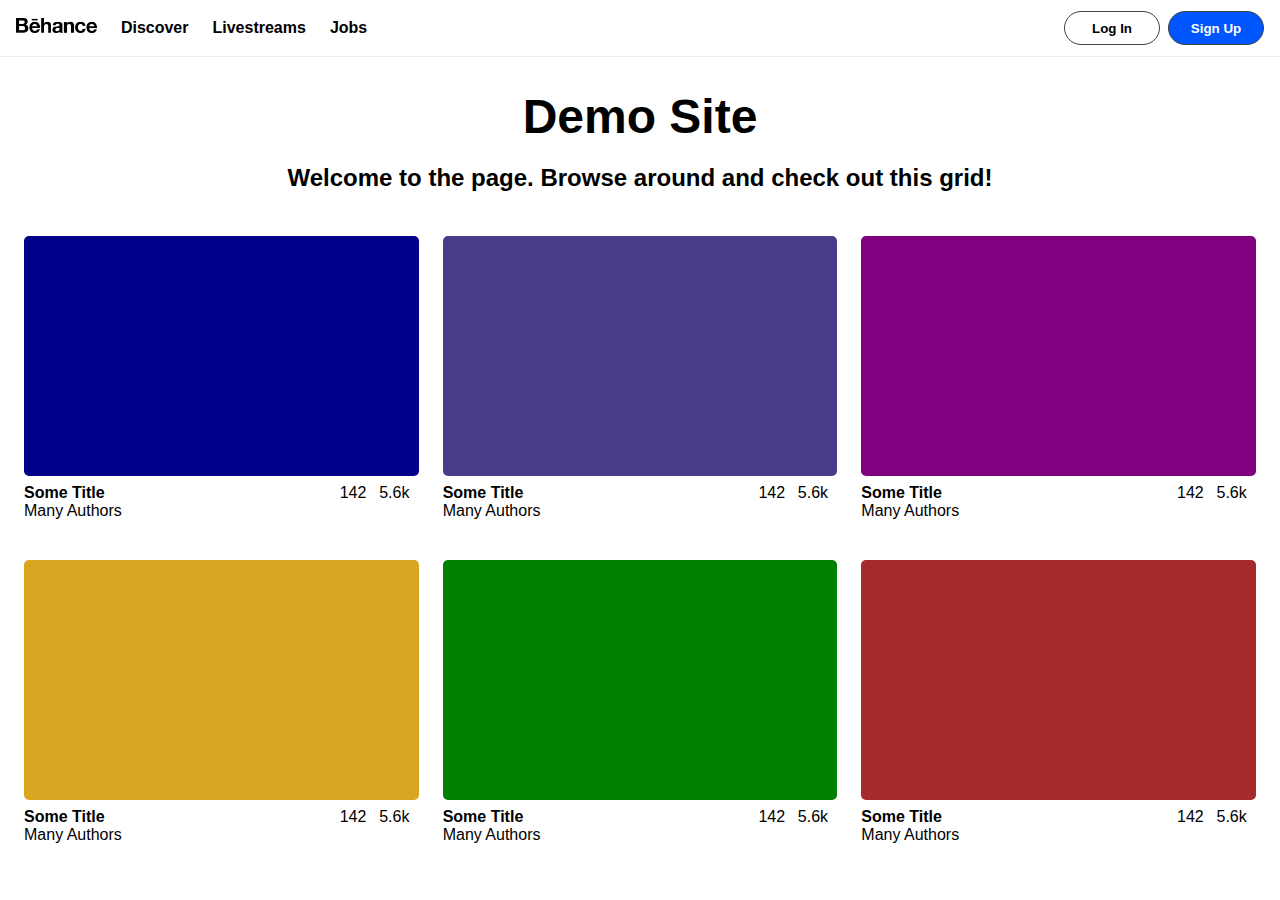
<file: index.html>
<!DOCTYPE html>
<html>
    <head>
        <title>DEMO SITE</title>
        <link rel="stylesheet" type="text/css" href="./src/styles.css" />
        <link rel="stylesheet" type="text/css" href="./src/grid.css" />
        <meta name="viewport" content="width=device-width, initial-scale=1.0">
    </head>
    <body>
        
        <nav class="navbar">
            <div class="navigation">
                <div class="mobile-menu">
                    <button data-menu-button>
                        <img src="./src/images/hamburger.png" width="16px" height="15px" />
                    </button>
                    <ul>
                        <li>
                            <a href="#discover">Discover</a>
                        </li>
                        <li>
                            <a href="#livestreams">Livestreams</a>
                        </li>
                        <li>
                            <a href="#jobs">Jobs</a>
                        </li>
                    </ul>
                    <div class="overlay"></div>
                </div>
        
                <img data-logo src="./src/images/behance_large.png" height="15px" />
        
                <img data-mobile-logo src="./src/images/behance.png" width="30px" />
        
                <ul class="menu">
                    <li>
                        <a href="#discover">Discover</a>
                    </li>
                    <li>
                        <a href="#livestreams">Livestreams</a>
                    </li>
                    <li>
                        <a href="#jobs">Jobs</a>
                    </li>
                </ul>
            </div>
            
            <div class="action-buttons">
                <button id="login-button" class="secondary">Log In</button>
                <button class="primary">Sign Up</button>
            </div>
        </nav>

        <div class="main-content">
            <h1 class="page-title">Demo Site</h1>
            <h2 class="page-subtitle">Welcome to the page. Browse around and check out this grid!</h2>
        
            <div class="grid">
                <div class="card">
                    <div class="card-image" style="background-color: darkblue;"></div>
                    <div class="card-info-grid">
                        <span class="card-title">Some Title</span>
                        <span class="card-count">142</span>
                        <span class="card-count">5.6k</span>
                        <span class="card-author">Many Authors</span>
                    </div> 
                </div>

                <div class="card">
                    <div class="card-image" style="background-color: darkslateblue;"></div>
                    <div class="card-info-grid">
                        <span class="card-title">Some Title</span>
                        <span class="card-count">142</span>
                        <span class="card-count">5.6k</span>
                        <span class="card-author">Many Authors</span>
                    </div> 
                </div>

                <div class="card">
                    <div class="card-image" style="background-color: purple;"></div>
                    <div class="card-info-grid">
                        <span class="card-title">Some Title</span>
                        <span class="card-count">142</span>
                        <span class="card-count">5.6k</span>
                        <span class="card-author">Many Authors</span>
                    </div> 
                </div>

                <div class="card">
                    <div class="card-image" style="background-color: goldenrod;"></div>
                    <div class="card-info-grid">
                        <span class="card-title">Some Title</span>
                        <span class="card-count">142</span>
                        <span class="card-count">5.6k</span>
                        <span class="card-author">Many Authors</span>
                    </div> 
                </div>

                <div class="card">
                    <div class="card-image" style="background-color: green;"></div>
                    <div class="card-info-grid">
                        <span class="card-title">Some Title</span>
                        <span class="card-count">142</span>
                        <span class="card-count">5.6k</span>
                        <span class="card-author">Many Authors</span>
                    </div> 
                </div>

                <div class="card">
                    <div class="card-image" style="background-color: brown;"></div>
                    <div class="card-info-grid">
                        <span class="card-title">Some Title</span>
                        <span class="card-count">142</span>
                        <span class="card-count">5.6k</span>
                        <span class="card-author">Many Authors</span>
                    </div> 
                </div>
            </div>
        </div>
    </body>
</html>
</file>
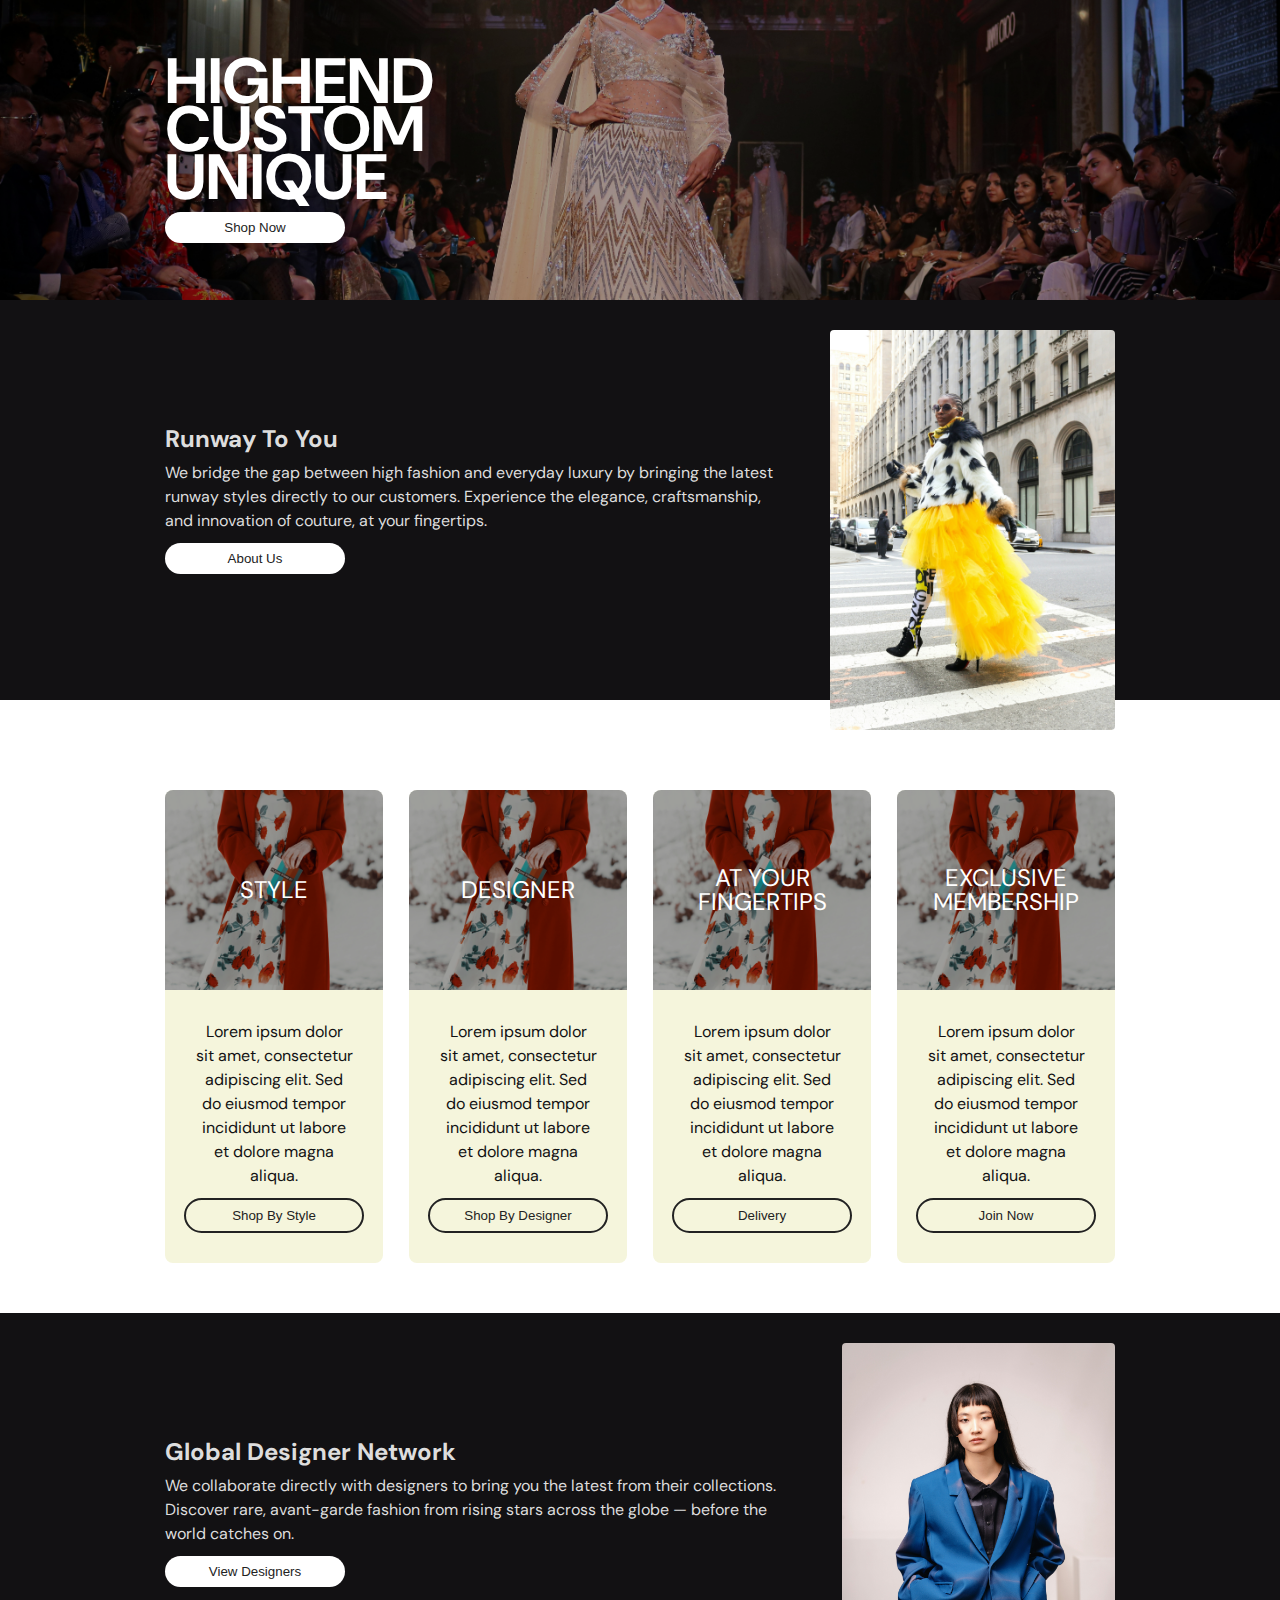
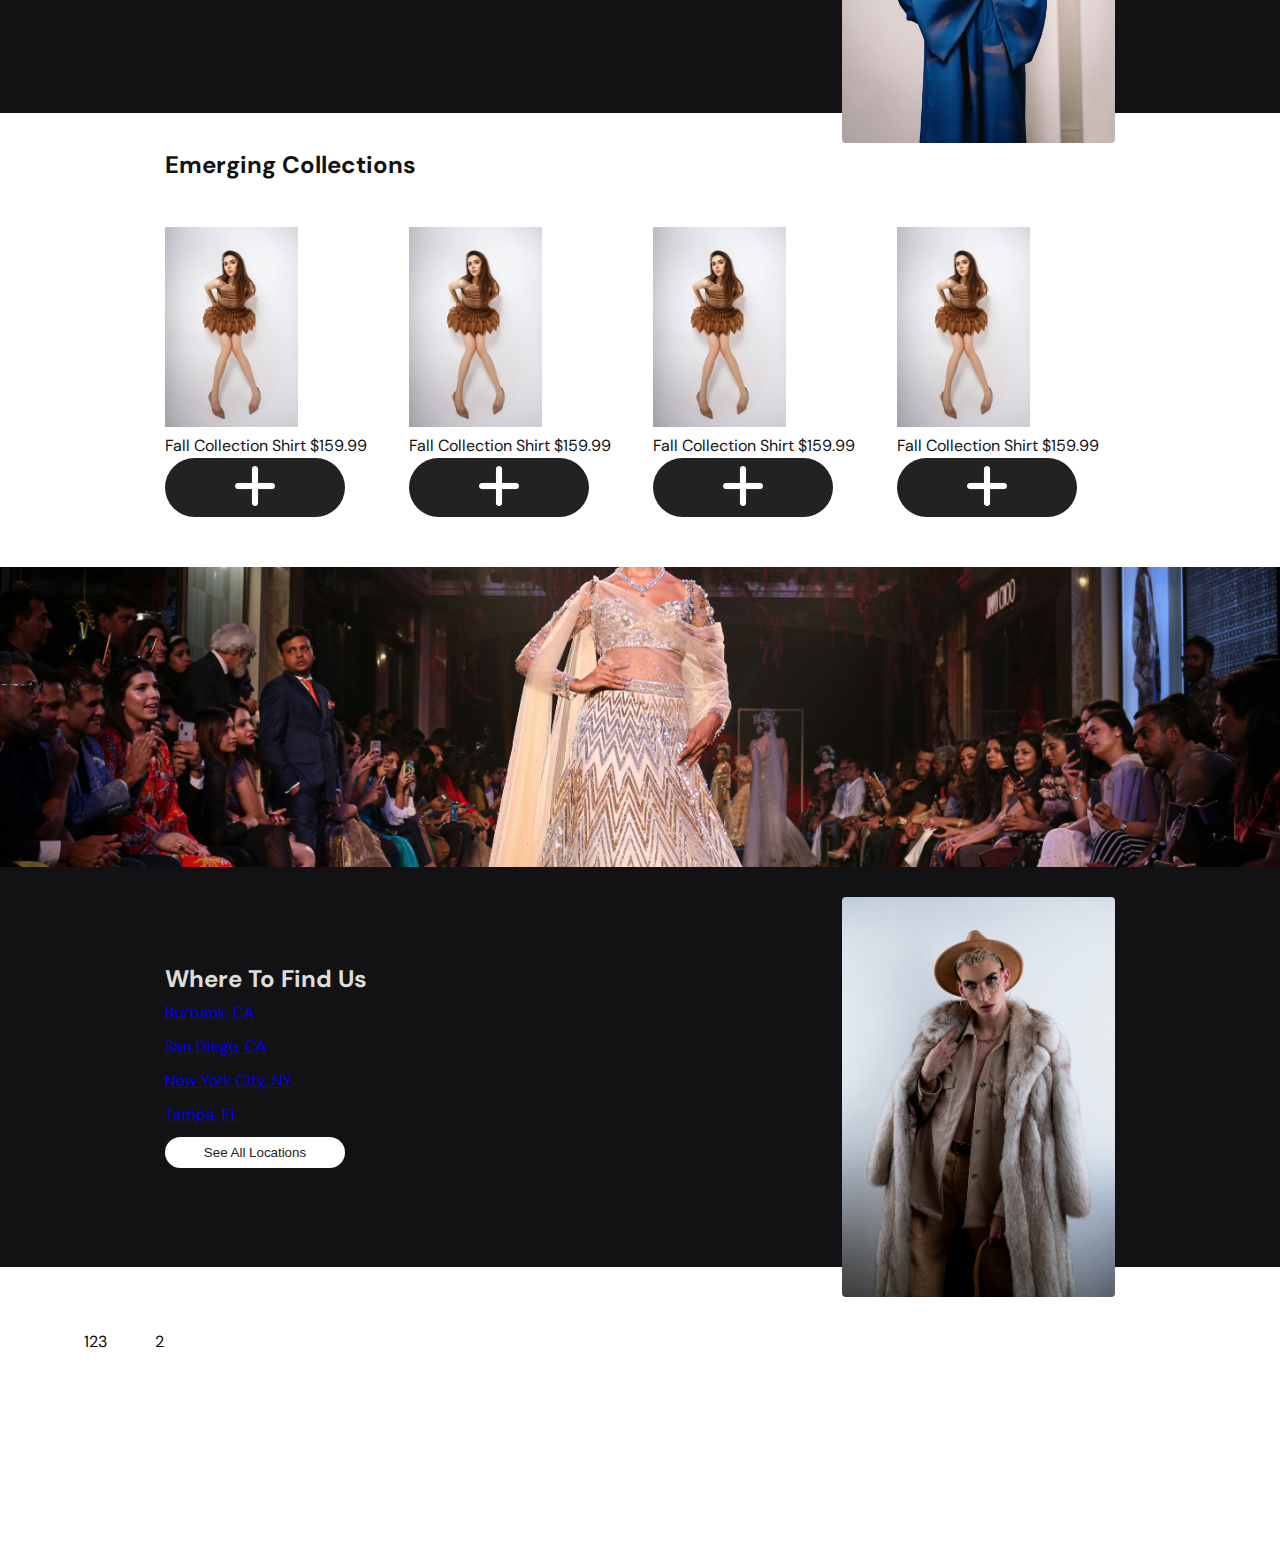
<file: landingPage/index.html>
<!DOCTYPE html>
<html>
    <head>
        <title>Couture Drop</title>
        <link rel="preconnect" href="https://fonts.googleapis.com">
        <link rel="preconnect" href="https://fonts.gstatic.com" crossorigin>
        <link href="https://fonts.googleapis.com/css2?family=DM+Sans:ital,opsz,wght@0,9..40,100..1000;1,9..40,100..1000&display=swap" rel="stylesheet">
        
        <link rel="stylesheet" type="text/css" href="./src/styles.css" />
        <link rel="stylesheet" type="text/css" href="./src/grids.css" />
        <meta name="viewport" content="width=device-width, initial-scale=1.0">
    </head>

    <body>



        <div class="page-content">
            <div class="lg-container hero">
                <div class="lg-inner  px-m">
                <div class="hero-box">
                    <h1 class="page-title">HIGHEND CUSTOM UNIQUE</h1>
                    <button class="secondary">Shop Now</button>
                </div>
                </div>
                <div class="overlay"></div>
                <img src="src/images/hero-3.jpg" class="full-width"/>
            </div>
            <div class="lg-container bg-dark">
                <div class="image-text-container image-left lg-inner px-m">
                    <div class="text-block">
                        <h2>Runway To You</h2>
                        <p>We bridge the gap between high fashion and everyday luxury by bringing the latest runway styles directly to our customers. Experience the elegance, craftsmanship, and innovation of couture, at your fingertips. </p>
                        <button class="secondary">About Us</button>
                    </div>
                    <img src="./src/images/hero-2.jpg"/>
                </div>
            </div>

            <div class="lg-container bg-light">
                <div class="card-grid lg-inner px-m">
                    <div class="info-card">
                        <div class="image-container">
                            <span class="card-title">STYLE</span>
                            <div class="overlay"></div>
                            <img src="src/images/winter-1.jpg"/>
                        </div>
                        <div class="card-content">
                            <p class="card-description">Lorem ipsum dolor sit amet, consectetur adipiscing elit. Sed do eiusmod tempor incididunt ut labore et dolore magna aliqua.  </p>
                            <button class="tertiary">Shop By Style</button>
                        </div>
                    </div>
                    

                    <div class="info-card">
                        <div class="image-container">
                            <span class="card-title">DESIGNER</span>
                            <div class="overlay"></div>
                            <img src="src/images/winter-1.jpg"/>
                        </div>
                        <div class="card-content">
                            <p class="card-description">Lorem ipsum dolor sit amet, consectetur adipiscing elit. Sed do eiusmod tempor incididunt ut labore et dolore magna aliqua.  </p>
                            <button class="tertiary">Shop By Designer</button>
                        </div>
                    </div>

                    <div class="info-card">
                        <div class="image-container">
                            <span class="card-title">AT YOUR FINGERTIPS</span>
                            <div class="overlay"></div>
                            <img src="src/images/winter-1.jpg"/>
                        </div>
                        <div class="card-content">
                            <p class="card-description">Lorem ipsum dolor sit amet, consectetur adipiscing elit. Sed do eiusmod tempor incididunt ut labore et dolore magna aliqua.  </p>
                            <button class="tertiary">Delivery</button>
                        </div>
                    </div>

                    <div class="info-card">
                        <div class="image-container">
                            <span class="card-title">EXCLUSIVE MEMBERSHIP</span>
                            <div class="overlay"></div>
                            <img src="src/images/winter-1.jpg"/>
                        </div>
                        <div class="card-content">
                            <p class="card-description">Lorem ipsum dolor sit amet, consectetur adipiscing elit. Sed do eiusmod tempor incididunt ut labore et dolore magna aliqua.  </p>
                            <button class="tertiary">Join Now</button>
                        </div>
                    </div>
                </div>
            </div>

            <div class="lg-container bg-dark">
                <div class="image-text-container image-left lg-inner px-m">
                    <div class="text-block">
                        <h2>Global Designer Network</h2>
                        <p>We collaborate directly with designers to bring you the latest from their collections. Discover rare, avant-garde fashion from rising stars across the globe — before the world catches on.</p>
                        <button class="secondary">View Designers</button>
                    </div>
                    <img src="./src/images/suit-1.jpg"/>
                </div>
            </div>

            <div class="lg-container bg-light">
                <div class="card-grid-container lg-inner px-m">
                    <h2>Emerging Collections</h2>
                    <div class="card-grid">

                        <div class="shop-card">
                            <img src="./src/images/unique-1.jpg"/>
                            <div class="card-info">
                                <span class="card-title">Fall Collection Shirt</span>
                                <span class="card-price">$159.99</span>
                            </div>
                            <button class="primary"><img class="icon" src="./src/images/shop.png"></button>
                        </div>

                        <div class="shop-card">
                            <img src="./src/images/unique-1.jpg"/>
                            <div class="card-info">
                                <span class="card-title">Fall Collection Shirt</span>
                                <span class="card-price">$159.99</span>
                            </div>
                            <button class="primary"><img class="icon" src="./src/images/shop.png"></button>
                        </div>

                        <div class="shop-card">
                            <img src="./src/images/unique-1.jpg"/>
                            <div class="card-info">
                                <span class="card-title">Fall Collection Shirt</span>
                                <span class="card-price">$159.99</span>
                            </div>
                            <button class="primary"><img class="icon" src="./src/images/shop.png"></button>
                        </div>

                        <div class="shop-card">
                            <img src="./src/images/unique-1.jpg"/>
                            <div class="card-info">
                                <span class="card-title">Fall Collection Shirt</span>
                                <span class="card-price">$159.99</span>
                            </div>
                            <button class="primary"><img class="icon" src="./src/images/shop.png"></button>
                        </div>
                    </div>
                </div>
            </div>

            
            <div class="hero px-m">
                <img src="./src/images/hero-3.jpg" class="full-width"/>
                <h2 class="page-title">Share Our Tastes? Join Our NewsLetter</h2>
                <button class="primary">Sign Up</button>
            </div>

            <div class="lg-container bg-dark">
                <div class="image-text-container image-left lg-inner px-m">
                    <div class="text-block">
                        <h2>Where To Find Us</h2>
                        <a href="#">Burbank, CA</a>
                        <a href="#">San Diego, CA</a>
                        <a href="#">New York City, NY</a>
                        <a href="#">Tampa, FL</a>
                        <button class="secondary">See All Locations</button>
                    </div>
                    <img src="./src/images/fur-1.jpg"/>
                </div>
            </div>

            <div class="social-media-grid px-m">
                <div class="social-media-card">
                    <div class="social-media-info">
                        <img src="./src/images/heart.png" class="icon">
                        <span class="likes">123</span>
                        <img src="./src/images/comment.png" class="icon"/>
                        <span class="comments">2</span>
                    </div>
                    <img/>
                </div>
            </div>
        </div>

    </body>
</html>
</file>
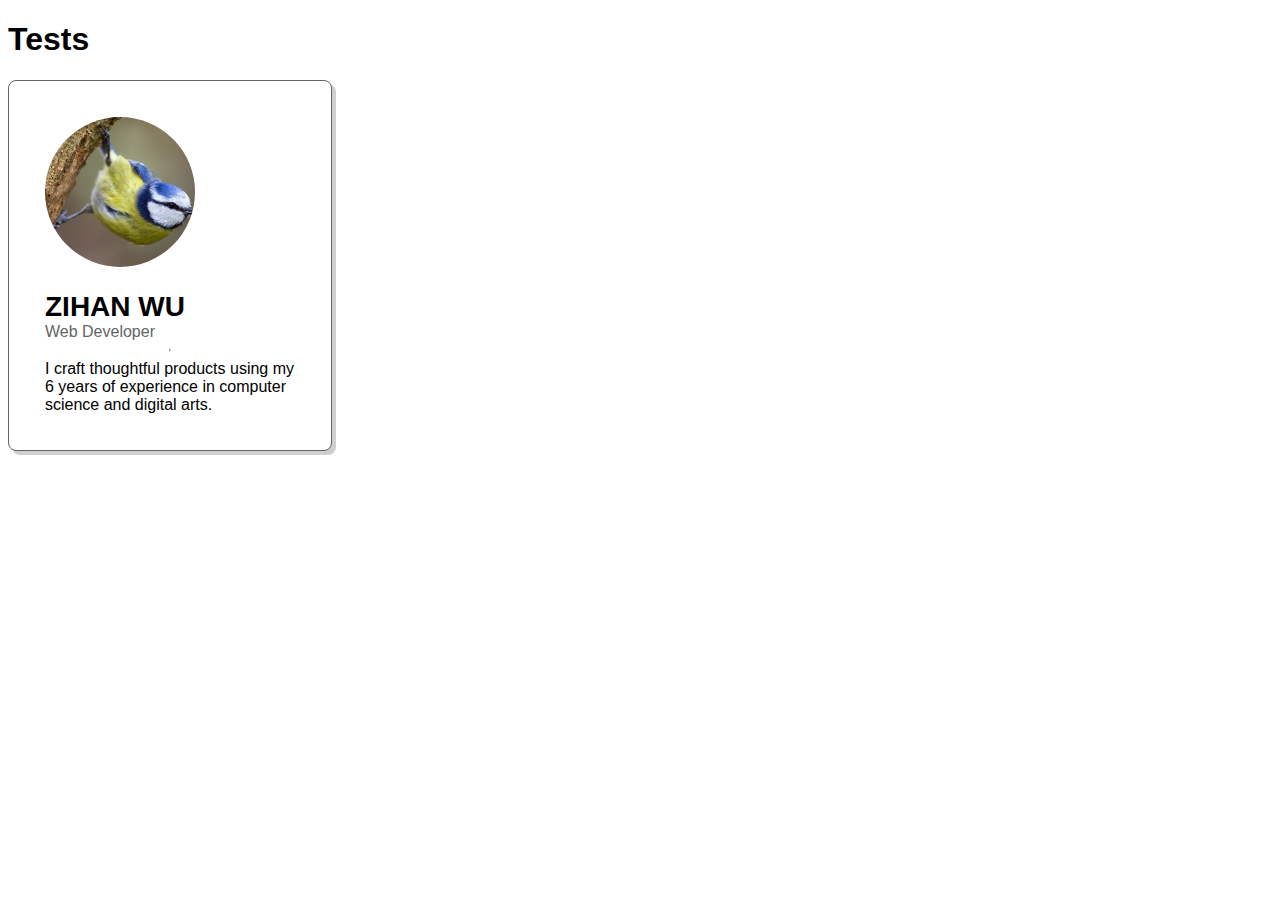
<file: test/index.html>
<!DOCTYPE html>
<html>
    <head>
        <title>DEMO SITE</title>
        <link rel="stylesheet" type="text/css" href="./src/styles.css" />
        <meta name="viewport" content="width=device-width, initial-scale=1.0">
    </head>
    <body>
        
        <div class="main-content">
            <h1 class="page-title">Tests</h1>

                <div class="card">
                    <div class="card-image-container"><img class="card-image" src="./src/image.jpg"></div>
                        <span class="card-name">ZIHAN WU</span>
                        <span class="card-job">Web Developer</span>
                        <hr class="solid">
                        <span class="card-description">I craft thoughtful products using my 6 years of experience in computer science and digital arts.</span>
                </div>

        </div>
    </body>
</html>
</file>
<file: src/styles.css>
body{
    font-family: Helvetica, sans-serif;
    width: 100%;
    margin: 0;
}

.page-title, .page-subtitle{
    text-align: center;
}

.page-title{
    font-size: 3rem;
    margin-bottom: 0;
}

.navbar {
    display: flex;
    border-bottom: 1px solid #ececec;
    padding: 1rem;
}

.navigation{
    display: flex;
    align-items: center;
    width: 100%;
}

.menu{
    display: none;
}

.menu li:hover,
.mobile-menu li:hover{
    border-bottom: 2px solid #000;
}

a {
    color: #000;
    text-decoration: none;
    display: flex;
    height: 100%;
    align-items: center;
}

.mobile-menu{
    display:flex;
    flex-direction: column;
}

.mobile-menu ul{
    visibility: hidden;
    pointer-events: none;
    position: absolute;
    left: -100px;
    transition: left 0.2s ease-out;
    width: 300px;
}

.mobile-menu:focus-within ul{
    visibility: visible;
    top: 0;
    left: 0;
    padding: 24px;
    margin: 0;
    height: 100%;
    list-style: none;
    background-color: white;
    z-index: 2;
    pointer-events: all;
}

.mobile-menu:focus-within ul li{
    padding: 10px 0;
}

[data-menu-button]{
    background-color: transparent;
    border: none;
}

.overlay{
    position: absolute;
    pointer-events: none;
    background-color: transparent;
    transition: background-color 0.1s ease-out;
}

.mobile-menu:focus-within ul + .overlay{
    top: 0;
    left: 0;
    width: 100%;
    height: 100%;
    background-color: #00000060;
    z-index: 1;
}

[data-mobile-logo]{
    display: block;
}

[data-logo]{
    display:none;
}

.action-buttons{
    display:none;
}



@media screen and ( min-width: 736px ) {

    .navbar{
        padding: 0 1rem;
    }
        
    [data-menu-button]{
        display:none;
    }

    [data-mobile-logo]{
        display:none;
    }

    [data-logo]{
        display:block;
        padding-bottom: 5px;
    }
        
    .action-buttons{
        display:flex;
        align-items: center;
    }

    /*for buttons in action-buttons*/
    .action-buttons button{
        padding: 8px 18px;
        border-radius: 30px;
        min-width: 96px;
        height: 34px;
        border: 1px solid #424242;
        font-weight: 600;
        cursor: pointer;
        transition: background-color 0.1s ease-out;
    }

    .primary{
        background-color: #0057FF;
        color: white;
    }
    .primary:hover{
        background-color: #00297c;
    }

    .secondary{
        background-color: white;
    }
    .secondary:hover{
        background-color: rgb(180, 180, 180);
    }

    #login-button{
        margin-right: 8px;
    }

    .menu {
        margin: 0;
        padding-left: 24px;
        list-style: none;
        display: flex;
        justify-content: center;
        height: 3.5rem;
    }

    .menu li{
        font-weight: 600;
        margin-right: 24px;
        color: #191919;
        transition: all .2s ease-out;
        cursor: pointer;
        border-bottom: 1px solid #ececec;
        padding: 0;
        height: 100%;
    }
}
</file>
<file: src/grid.css>
.grid{
    display:grid;
    grid-template-columns: 1fr;
    gap: 24px;
    justify-items: center;
    padding: 24px;
}

.card{
    width: 100%;
    height: 300px;
    background-color: white;
}

.card-image{
    width: 100%;
    height: 80%;
    background-color: burlywood;
    border-radius: 5px;
}

.card-info-grid{
    display: grid;
    height: 12%;
    grid-template-columns: 8fr 1fr 1fr;
    margin-top: 2%;
}

.card-title{
    font-weight: 600;
}

@media screen and ( min-width: 736px ) {
    .grid{
        grid-template-columns: 1fr 1fr;
    }
}

@media screen and (min-width: 1200px) {
    .grid{
        grid-template-columns: 1fr 1fr 1fr;
    }
}

@media screen and (min-width: 1600px) {
    .grid{
        grid-template-columns: 1fr 1fr 1fr 1fr;
    }
}
</file>
<file: landingPage/src/styles.css>
body{
    font-family: DM Sans, Helvetica, sans-serif;
    line-height: 150%;
}

*{
    margin: 0;
}

img{
    height: 200px;
    object-fit: cover;
}


.px-m{
    padding-left:30px;
    padding-right:30px;
}

.py-m{
    padding-top: 30px;
    padding-bottom: 30px;
}



.overlay{
    z-index: 50;
    position: absolute;
    top: 0;
    left: 0;
    height: 100%;
    width: 100%;
    background-color: #00000060;
}


.icon{
    height:40px;
    width: 40px;
}


/*________________ BUTTONS ________________*/

button{
    padding: 8px 16px;
    border-radius: 40px;
    border: none;
    
    max-width: 180px;
    transition-duration: 0.2s;
}

button{
    background-color:#222;
    color: white;
}

button:hover{
    opacity: 80%;
    box-shadow: 4px 4px 8px #00000060;
}

a:hover{
    opacity: 80%;
}

.secondary{
    background-color:white;
    color: #222;
    stroke-width: 2px;
    stroke: 2px solid black;
}

.tertiary{
    background: none;
    border: 2px solid #222;
    color: #222;
}




/*___________________ HEROES______________________*/

.hero{
    margin:0;
    position: relative;
    height: 300px;
}

.hero > img{
    z-index: 0;
    height: 100%;
    width: 100%;
    object-fit: cover;

    position: absolute;
    top: 0;
    left: 0;
}

.hero-box{
   z-index: 100;
   position: absolute;
   color: white;

   height: 100%;
   width: 300px;
   margin: 0;

   display: flex;
   flex-direction: column;
   justify-content: center;
   gap: 10px;

   font-size: 32px;
   line-height: 150%;
}


/*________________ IMAGE LEFT_RIGHT ________________*/

.bg-dark{
    background-color: #121113;
    color: #DDD;
}

.bg-light{
    background-color: #FFF;
    color: #121113;
}


.image-text-container{
    display: flex;
    flex-direction: column-reverse;
    height: fit-content;
}

.image-text-container > img{
    object-fit: cover;
    object-position: 50% 50%;
    height: 200px;
    width: 100%;
    margin-top: 30px;
    border-radius: 4px
}

.image-text-container > .text-block{
    display: flex;
    flex-direction: column;
    gap: 20px;
    justify-content: center;
    width: 100%;
    padding: 30px 0;
}

@media screen and ( min-width: 600px ) {



    .px-m{
        padding-left:40px;
        padding-right:40px;
    }

    .py-m{
        padding-top:40px;
        padding-bottom:40px;
    }



    .image-text-container{
        display: flex;
        flex-direction: row;
        height: 400px;
        padding: 0, 0;
        margin-bottom: 40px;
    }
    
    .image-text-container > img{
        height: 100%;
        width: 30%;
    }
    
    .image-text-container > .text-block{
        display: flex;
        flex-direction: column;
        gap: 10px;
        justify-content: center;
        width: 70%;
        padding-right: 40px;
    }

}


@media screen and ( min-width: 1100px ) {
    .lg-container{
        width: 100%;
        margin:auto;
        justify-items:  center;
    }
    .lg-container >.lg-inner{
        width: 950px;
    }
}
</file>
<file: landingPage/src/grids.css>
.card-grid{
    display: grid;
    grid-template-columns: 1fr;
    gap: 26px;
    
    padding-top: 50px;
    padding-bottom: 50px;
}

.card-grid * button{
    width: 200px;
}

.info-card{
    min-width:100px;
    height: 100%;
    background-color: beige;
    border-radius: 8px;
    overflow: hidden;
        
    align-items: center;
    text-align: center;
}

.info-card > .image-container{
    height: 200px;
    width: 100%;

    position: relative;
}

.info-card > .image-container > span{
    z-index: 100;
    font-size: 24px;
    position: absolute;
    top: 0;
    left:0;
    width: 100%;
    height: 100%;

    display: flex;
    justify-content: center;
    align-items: center;

    color: white;

}

.info-card > .image-container > img{
    height: 100%;
    width: 100%;
    object-fit: cover;
}

.info-card > .card-content{
    padding: 30px;
    display: flex;
    flex-direction: column;
    gap: 10px;

    align-items: center;

}


@media screen and ( min-width: 600px) {
    .card-grid{
        grid-template-columns: 1fr 1fr;

    }
}

@media screen and ( min-width: 992px ) {
    .card-grid{
        grid-template-columns: 1fr 1fr 1fr 1fr;
    }
}
</file>
<file: test/src/styles.css>
html{
    font-family: Helvetica, sans-serif;
    font-size: 16px;
}

.card{
    width: 250px;
    height:fit-content;
    border: solid 1px rgb(99, 99, 99);
    border-radius: 8px;
    background-color: white;
    box-shadow: 4px 4px #00000030;

    padding: 36px;
    display: flex;
    flex-direction: column;
}

.card-image{
    height: 150px;
    width: 150px;
    border-radius: 100px;
    object-fit: cover;
}

.card-name{
    font-size: 1.75rem;
    font-weight: 600;
    padding-top: 20px;
}

.card-job{
    font-size: 1rem;
    color: #646464;
}

hr.solid {
    border-top: 2px solid #a6a6a6;
  }
</file>
